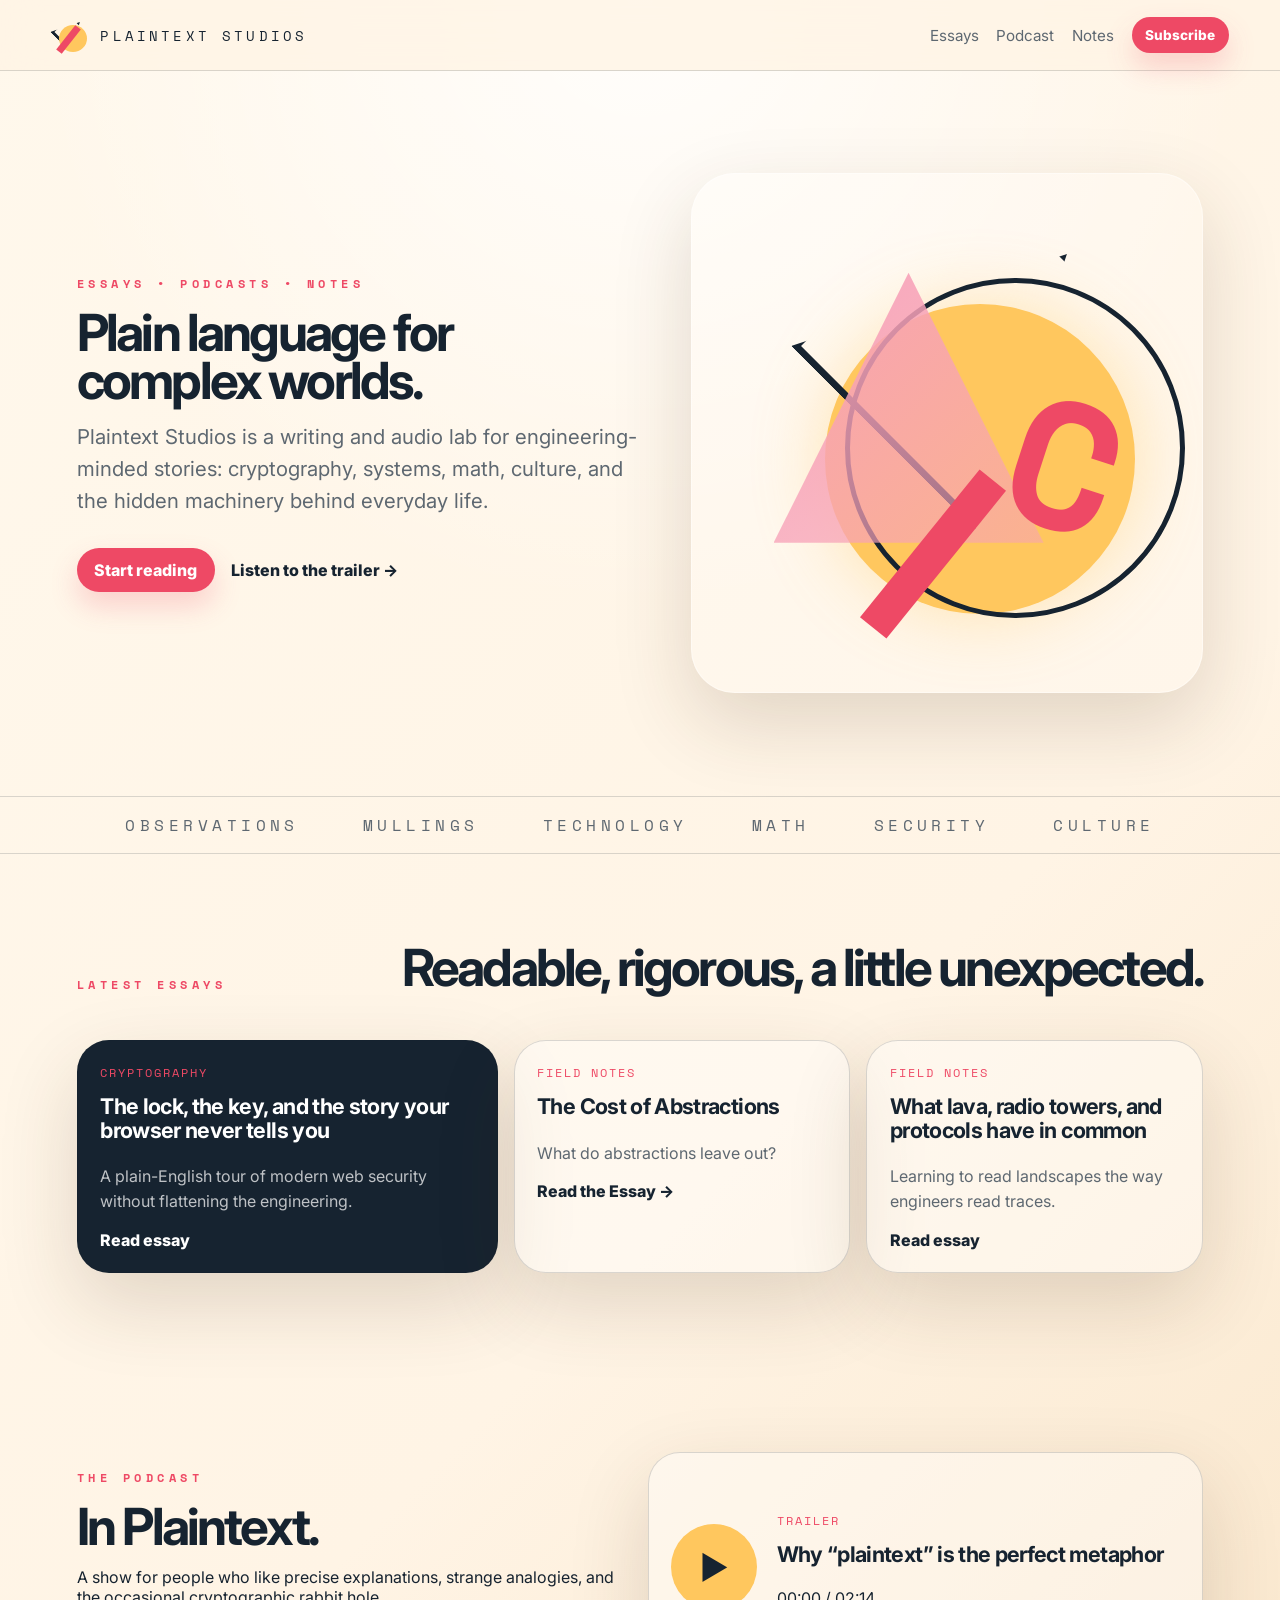
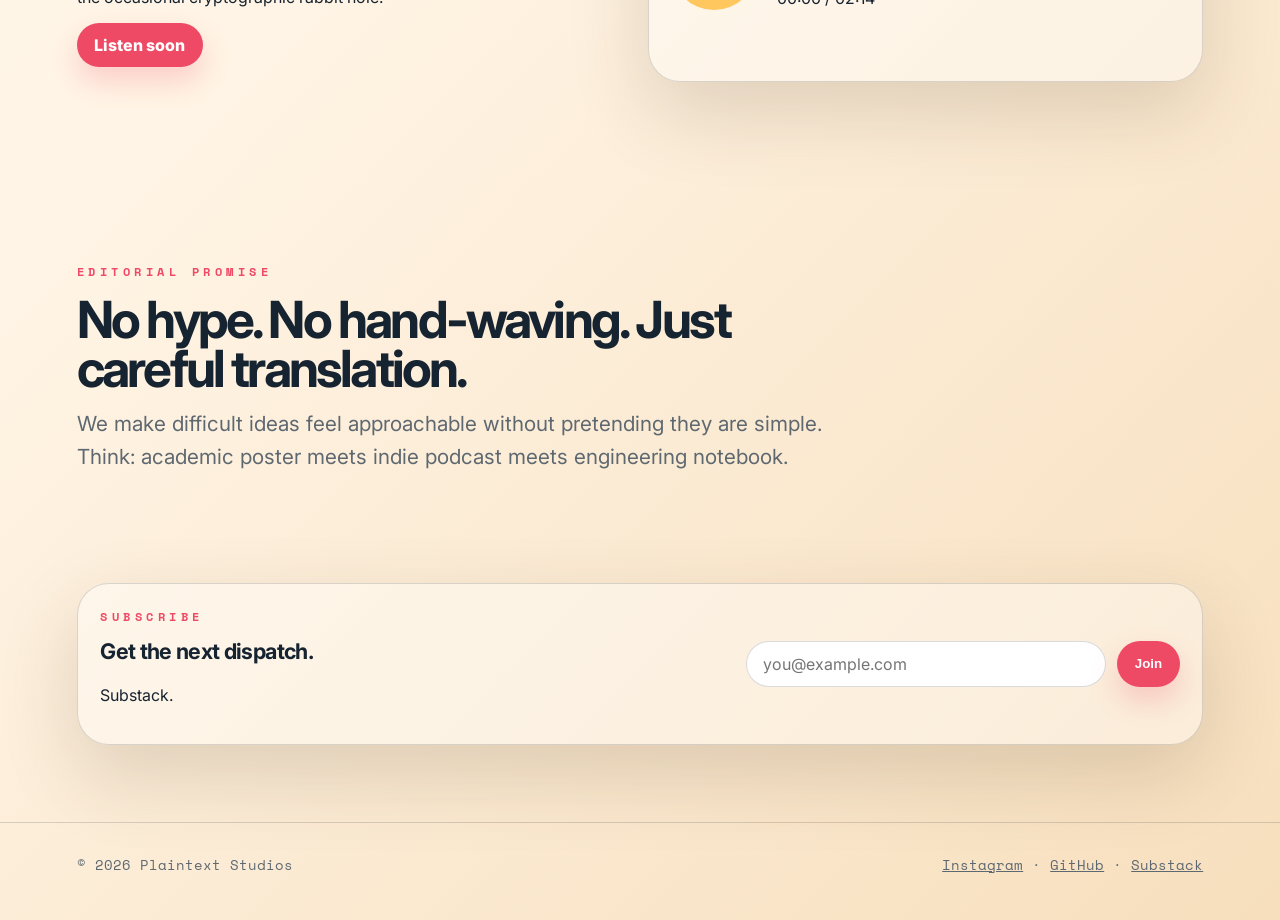
<file: index.html>
<!doctype html>
<html lang="en">
<head>
  <meta charset="utf-8" />
  <meta name="viewport" content="width=device-width, initial-scale=1" />
  <title>Plaintext Studios — Essays, podcasts, and notes</title>
  <meta name="description" content="Plaintext Studios turns complex ideas into essays, podcasts, and field notes for curious engineers and thoughtful readers." />
  <link rel="stylesheet" href="styles.css" />
</head>
<body>
  <header class="site-header">
    <a class="brand" href="#">
      <span class="brand-mark" aria-hidden="true">
        <span class="tri"></span><span class="sun"></span><span class="slash"></span><span class="arc"></span>
      </span>
      <span>Plaintext Studios</span>
    </a>
    <nav>
      <a href="#essays">Essays</a>
      <a href="#podcast">Podcast</a>
      <a href="#notes">Notes</a>
      <a class="button small" href="#subscribe">Subscribe</a>
    </nav>
  </header>

  <main>
    <section class="hero">
      <div class="hero-copy">
        <p class="eyebrow">essays • podcasts • Notes</p>
        <h2>Plain language for complex worlds.</h2>
        <p class="lede">
          Plaintext Studios is a writing and audio lab for engineering-minded stories:
          cryptography, systems, math, culture, and the hidden machinery behind everyday life.
        </p>
        <div class="hero-actions">
          <a class="button" href="#subscribe">Start reading</a>
          <a class="text-link" href="#podcast">Listen to the trailer →</a>
        </div>
      </div>

      <div class="hero-art" aria-label="Abstract geometric artwork inspired by the Plaintext Studios logo">
        <div class="orb"></div>
        <div class="outline-circle"></div>
        <div class="outline-triangle"></div>
        <div class="pink-triangle"></div>
        <div class="bar"></div>
        <div class="curve">C</div>
      </div>
    </section>

    <section class="ticker" aria-label="Brand topics">
      <span>Observations</span><span>Mullings</span><span>Technology</span><span>Math</span><span>Security</span><span>Culture</span>
    </section>

    <section id="essays" class="section">
      <div class="section-heading">
        <p class="eyebrow">Latest essays</p>
        <h2>Readable, rigorous, a little unexpected.</h2>
      </div>
      <div class="cards">
        <article class="card featured">
          <p class="tag">Cryptography</p>
          <h3>The lock, the key, and the story your browser never tells you</h3>
          <p>A plain-English tour of modern web security without flattening the engineering.</p>
          <a href="#">Read essay</a>
        </article>
  <article class="card">
          <p class="tag">field notes</p>
          <h3>The Cost of Abstractions</h3>
          <p>What do abstractions leave out?</p>
 <a class="essay-link" href="abstractions.html">Read the Essay →</a>        </article>
        <article class="card">
          <p class="tag">Field notes</p>
          <h3>What lava, radio towers, and protocols have in common</h3>
          <p>Learning to read landscapes the way engineers read traces.</p>
          <a href="#">Read essay</a>
        </article>
      </div>
    </section>

    <section id="podcast" class="section split">
      <div>
        <p class="eyebrow">The podcast</p>
        <h2>In Plaintext.</h2>
        <p>
          A show for people who like precise explanations, strange analogies, and the occasional cryptographic rabbit hole.
        </p>
        <a class="button" href="#">Listen soon</a>
      </div>
      <div class="player-card">
        <div class="play">▶</div>
        <div>
          <p class="tag">Trailer</p>
          <h3>Why “plaintext” is the perfect metaphor</h3>
          <p>00:00 / 02:14</p>
        </div>
      </div>
    </section>

    <section id="notes" class="section manifesto">
      <p class="eyebrow">Editorial promise</p>
      <h2>No hype. No hand-waving. Just careful translation.</h2>
      <p>
        We make difficult ideas feel approachable without pretending they are simple.
        Think: academic poster meets indie podcast meets engineering notebook.
      </p>
    </section>

    <section id="subscribe" class="section subscribe">
      <div>
        <p class="eyebrow">Subscribe</p>
        <h3>Get the next dispatch.</h3>
        <p>Substack.</p>
      </div>
      <form onsubmit="event.preventDefault(); alert('Hook this form to your newsletter provider.');">
        <input type="email" placeholder="you@example.com" aria-label="Email address" required />
        <button class="button" type="submit">Join</button>
      </form>
    </section>
  </main>

  <footer>
    <p>© <span id="year"></span> Plaintext Studios</p>
    <p><a href="#">Instagram</a> · <a href="#">GitHub</a> · <a href="#">Substack</a></p>
  </footer>

  <script src="script.js"></script>
</body>
</html>
</file>
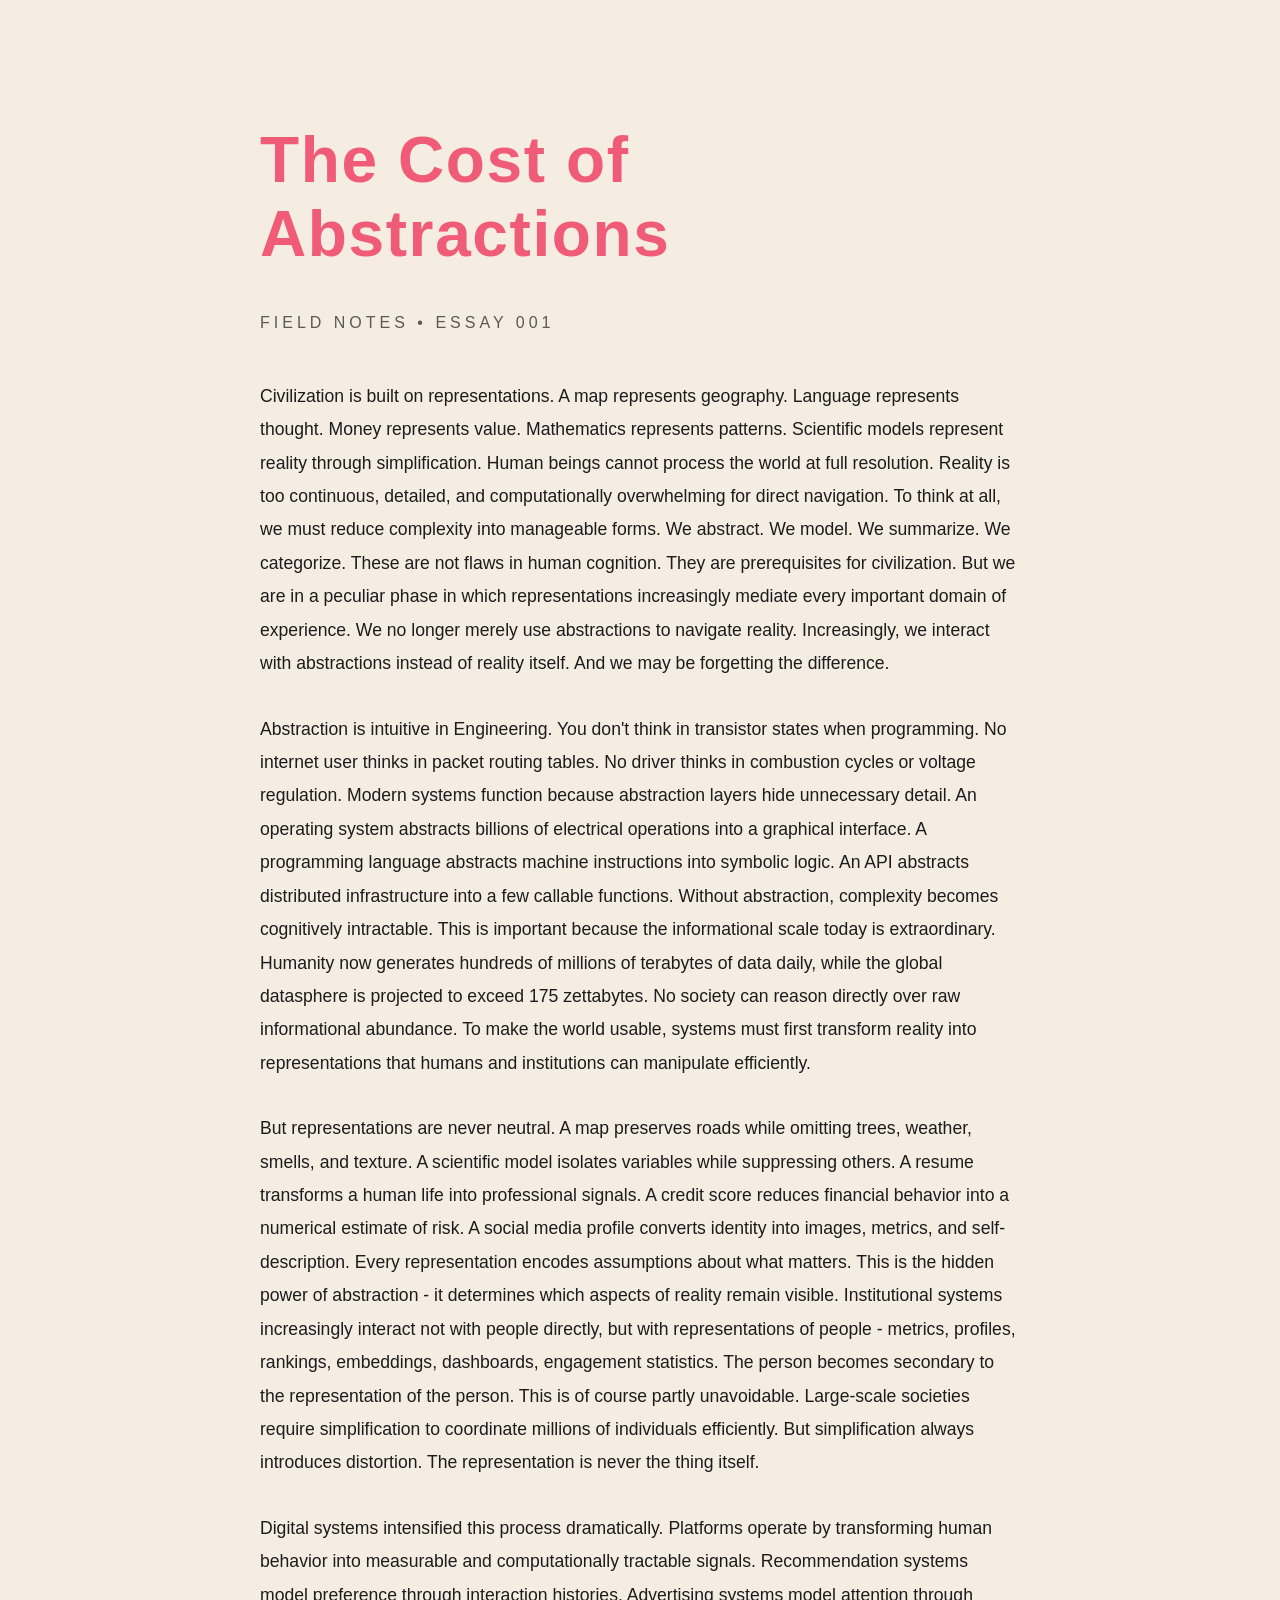
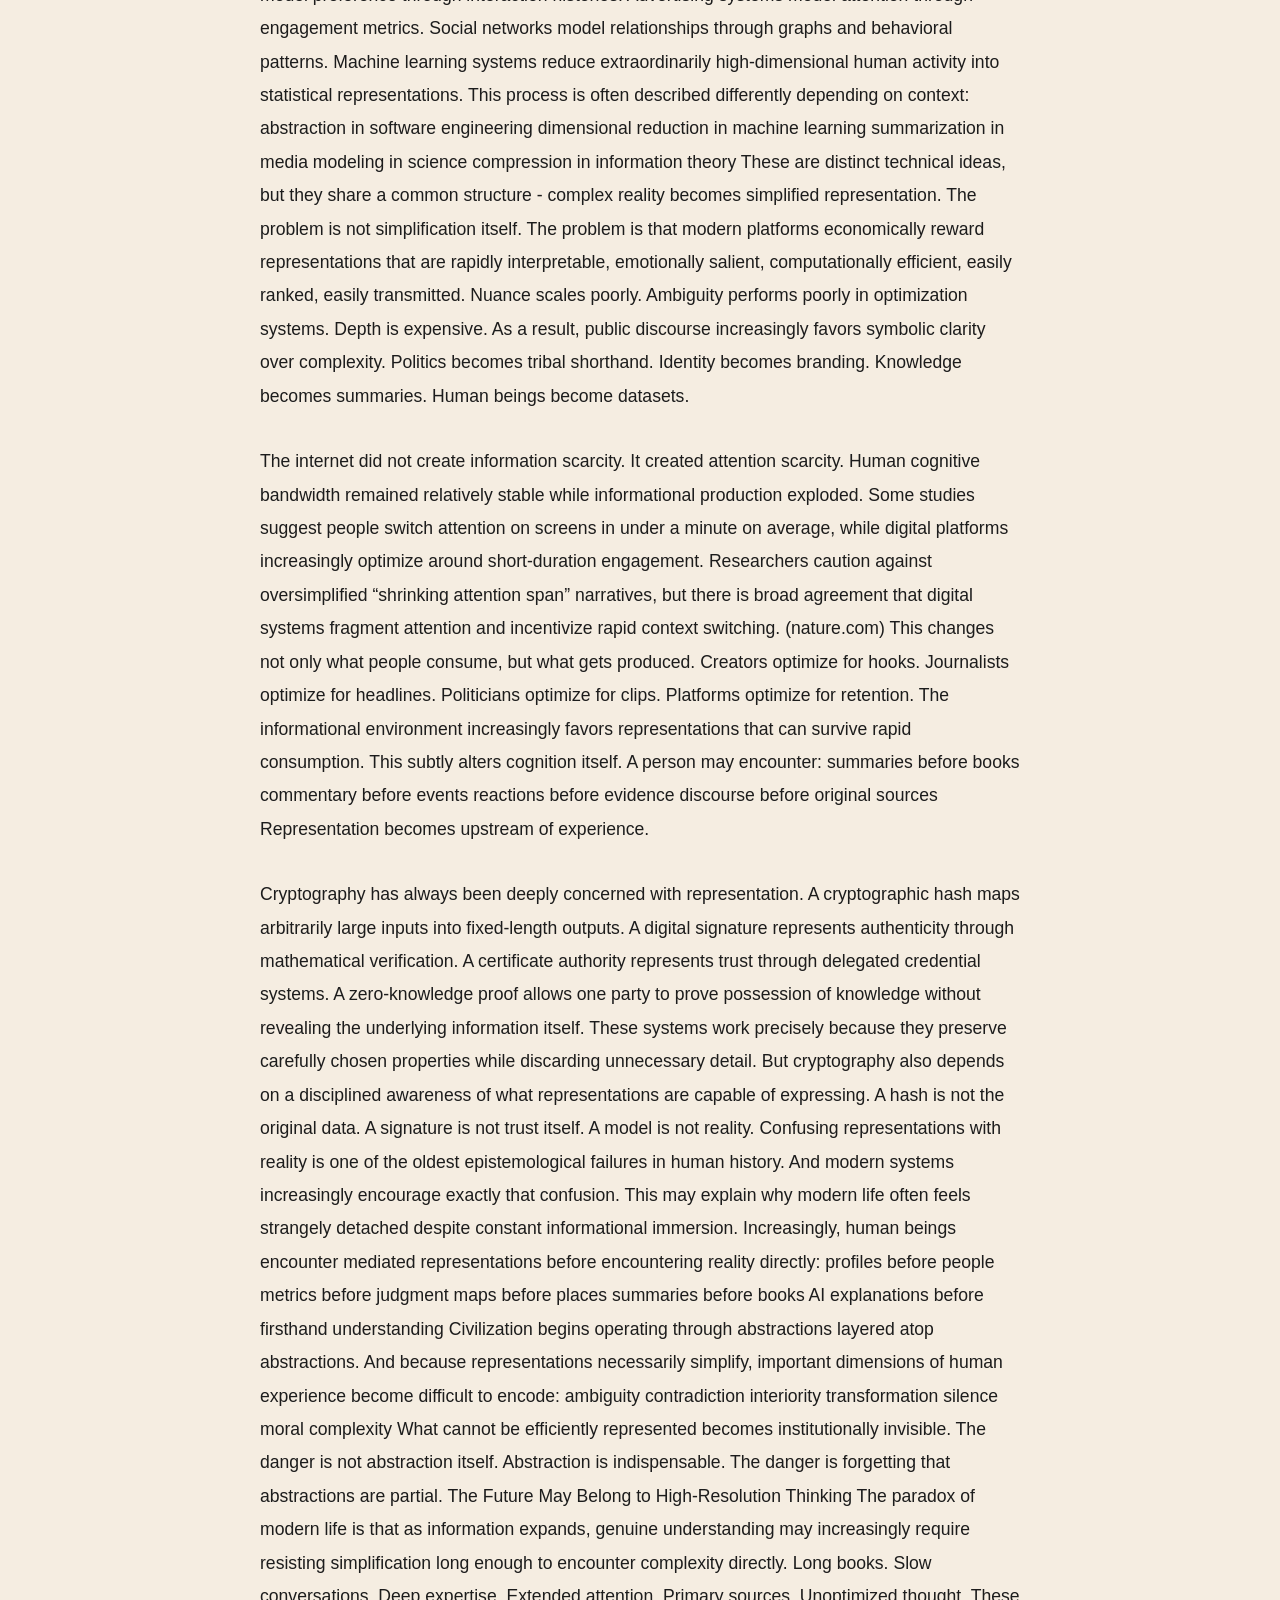
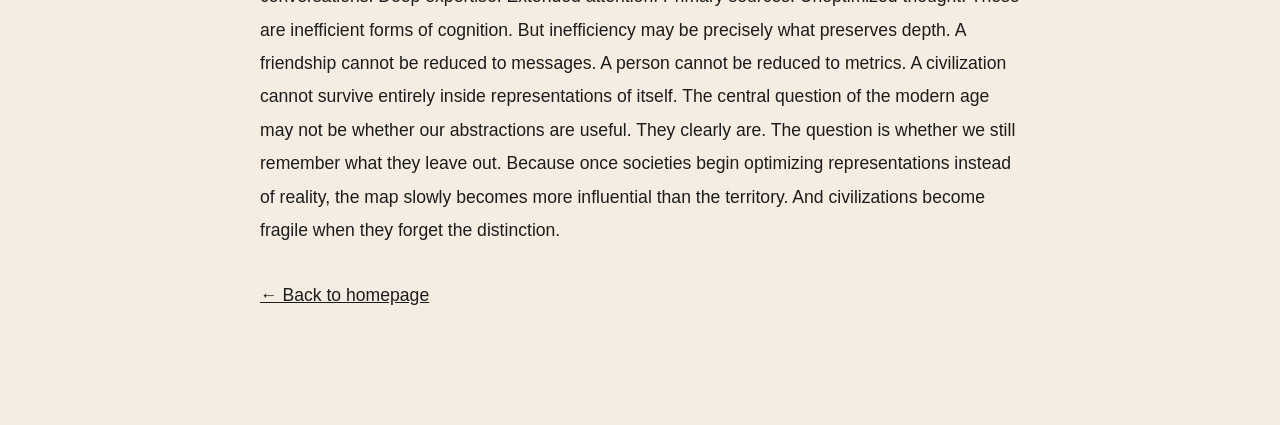
<file: abstractions.html>
<!DOCTYPE html>
<html lang="en">
<head>
<meta charset="UTF-8">
<meta name="viewport" content="width=device-width, initial-scale=1.0">
<title>The Cost of Abstractions</title>
<style>
body {
  background: #f5ede1;
  color: #1c1c1c;
  font-family: Helvetica, Arial, sans-serif;
  margin: 0;
}
.container {
  max-width: 760px;
  margin: 0 auto;
  padding: 5rem 2rem;
}
h1 {
  color: #f05b78;
  font-size: 4rem;
  letter-spacing: 0.1rem;
}
.meta {
  letter-spacing: 0.25rem;
  text-transform: uppercase;
  opacity: 0.7;
  margin-bottom: 3rem;
}
p {
  line-height: 1.9;
  margin-bottom: 2rem;
  font-size: 1.1rem;
}
a {
  color: inherit;
}
</style>
</head>
<body>
<div class="container">
<h1>The Cost of Abstractions</h1>
<div class="meta">Field Notes • Essay 001</div>

<p>
Civilization is built on representations.
A map represents geography.
Language represents thought.
Money represents value.
Mathematics represents patterns.
Scientific models represent reality through simplification.
Human beings cannot process the world at full resolution. Reality is too continuous, detailed, and computationally overwhelming for direct navigation. To think at all, we must reduce complexity into manageable forms.
We abstract.
We model.
We summarize.
We categorize.
These are not flaws in human cognition.
They are prerequisites for civilization.
But we are in a peculiar phase in which representations increasingly mediate every important domain of experience. We no longer merely use abstractions to navigate reality. Increasingly, we interact with abstractions instead of reality itself.
And we may be forgetting the difference.
</p>

<p>
Abstraction is intuitive in Engineering.
You don't think in transistor states when programming.
No internet user thinks in packet routing tables.
No driver thinks in combustion cycles or voltage regulation.
Modern systems function because abstraction layers hide unnecessary detail.
An operating system abstracts billions of electrical operations into a graphical interface.
A programming language abstracts machine instructions into symbolic logic.
An API abstracts distributed infrastructure into a few callable functions.
Without abstraction, complexity becomes cognitively intractable.
This is important because the informational scale today is extraordinary. Humanity now generates hundreds of millions of terabytes of data daily, while the global datasphere is projected to exceed 175 zettabytes.
No society can reason directly over raw informational abundance.
To make the world usable, systems must first transform reality into representations that humans and institutions can manipulate efficiently.
</p>

<p>
But representations are never neutral.
A map preserves roads while omitting trees, weather, smells, and texture.
A scientific model isolates variables while suppressing others.
A resume transforms a human life into professional signals.
A credit score reduces financial behavior into a numerical estimate of risk.
A social media profile converts identity into images, metrics, and self-description.
Every representation encodes assumptions about what matters.
This is the hidden power of abstraction - 
it determines which aspects of reality remain visible.
Institutional systems increasingly interact not with people directly, but with representations of people - 
metrics,
profiles,
rankings,
embeddings,
dashboards,
engagement statistics.
The person becomes secondary to the representation of the person.
This is of course partly unavoidable. Large-scale societies require simplification to coordinate millions of individuals efficiently.
But simplification always introduces distortion.
The representation is never the thing itself.
</p>

<p>
Digital systems intensified this process dramatically.
Platforms operate by transforming human behavior into measurable and computationally tractable signals.
Recommendation systems model preference through interaction histories.
Advertising systems model attention through engagement metrics.
Social networks model relationships through graphs and behavioral patterns.
Machine learning systems reduce extraordinarily high-dimensional human activity into statistical representations.
This process is often described differently depending on context:
abstraction in software engineering
dimensional reduction in machine learning
summarization in media
modeling in science
compression in information theory
These are distinct technical ideas, but they share a common structure -
complex reality becomes simplified representation.
The problem is not simplification itself.
The problem is that modern platforms economically reward representations that are
rapidly interpretable,
emotionally salient,
computationally efficient,
easily ranked,
easily transmitted.
Nuance scales poorly.
Ambiguity performs poorly in optimization systems.
Depth is expensive.
As a result, public discourse increasingly favors symbolic clarity over complexity.
Politics becomes tribal shorthand.
Identity becomes branding.
Knowledge becomes summaries.
Human beings become datasets.
</p>
<p>The internet did not create information scarcity.
It created attention scarcity.
Human cognitive bandwidth remained relatively stable while informational production exploded.
Some studies suggest people switch attention on screens in under a minute on average, while digital platforms increasingly optimize around short-duration engagement. Researchers caution against oversimplified “shrinking attention span” narratives, but there is broad agreement that digital systems fragment attention and incentivize rapid context switching. (nature.com)
This changes not only what people consume, but what gets produced.
Creators optimize for hooks.
Journalists optimize for headlines.
Politicians optimize for clips.
Platforms optimize for retention.
The informational environment increasingly favors representations that can survive rapid consumption.
This subtly alters cognition itself.
A person may encounter:
summaries before books
commentary before events
reactions before evidence
discourse before original sources
Representation becomes upstream of experience. </p>  
<p> Cryptography has always been deeply concerned with representation.
A cryptographic hash maps arbitrarily large inputs into fixed-length outputs.
A digital signature represents authenticity through mathematical verification.
A certificate authority represents trust through delegated credential systems.
A zero-knowledge proof allows one party to prove possession of knowledge without revealing the underlying information itself.
These systems work precisely because they preserve carefully chosen properties while discarding unnecessary detail.
But cryptography also depends on a disciplined awareness of what representations are capable of expressing.
A hash is not the original data.
A signature is not trust itself.
A model is not reality.
Confusing representations with reality is one of the oldest epistemological failures in human history.
And modern systems increasingly encourage exactly that confusion.

This may explain why modern life often feels strangely detached despite constant informational immersion.
Increasingly, human beings encounter mediated representations before encountering reality directly:
profiles before people
metrics before judgment
maps before places
summaries before books
AI explanations before firsthand understanding
Civilization begins operating through abstractions layered atop abstractions.
And because representations necessarily simplify, important dimensions of human experience become difficult to encode:
ambiguity
contradiction
interiority
transformation
silence
moral complexity
What cannot be efficiently represented becomes institutionally invisible.
The danger is not abstraction itself.
Abstraction is indispensable.
The danger is forgetting that abstractions are partial.
The Future May Belong to High-Resolution Thinking
The paradox of modern life is that as information expands, genuine understanding may increasingly require resisting simplification long enough to encounter complexity directly.
Long books.
Slow conversations.
Deep expertise.
Extended attention.
Primary sources.
Unoptimized thought.
These are inefficient forms of cognition.
But inefficiency may be precisely what preserves depth.
A friendship cannot be reduced to messages.
A person cannot be reduced to metrics.
A civilization cannot survive entirely inside representations of itself.
The central question of the modern age may not be whether our abstractions are useful.
They clearly are.
The question is whether we still remember what they leave out.
Because once societies begin optimizing representations instead of reality, the map slowly becomes more influential than the territory.
And civilizations become fragile when they forget the distinction.</p>

<p><a href="index.html">← Back to homepage</a></p>
</div>
</body>
</html>
</file>
<file: styles.css>
@import url('https://fonts.googleapis.com/css2?family=Inter:wght@400;500;700;800&family=Space+Mono:wght@400;700&display=swap');

:root{
  --ink:#162330;
  --muted:#5e6871;
  --paper:#fff4e5;
  --paper-deep:#f8dfbc;
  --pink:#ee4965;
  --pink-soft:#f7a1b8;
  --gold:#ffc75e;
  --line:rgba(22,35,48,.16);
  --shadow: 0 30px 80px rgba(68, 42, 20, .16);
}

*{box-sizing:border-box}
html{scroll-behavior:smooth}
body{
  margin:0;
  color:var(--ink);
  background:
    radial-gradient(circle at 50% 0%, rgba(255,255,255,.85), transparent 38rem),
    linear-gradient(135deg, #fff8ec 0%, var(--paper) 50%, #f7dfbd 100%);
  font-family:Inter, system-ui, -apple-system, BlinkMacSystemFont, sans-serif;
}

a{color:inherit}
.site-header{
  position:sticky; top:0; z-index:10;
  display:flex; align-items:center; justify-content:space-between;
  padding:1rem clamp(1rem, 4vw, 4rem);
  background:rgba(255,244,229,.78);
  backdrop-filter: blur(18px);
  border-bottom:1px solid var(--line);
}
.brand{display:flex;align-items:center;gap:.7rem;text-decoration:none;text-transform:uppercase;letter-spacing:.22em;font-family:"Space Mono", monospace;font-size:.9rem}
.brand-mark{position:relative;width:38px;height:38px;display:inline-block}
.brand-mark .sun{position:absolute;inset:9px 2px 2px 8px;border-radius:50%;background:var(--gold)}
.brand-mark .tri{position:absolute;left:5px;top:2px;width:28px;height:28px;border:3px solid var(--ink);transform:rotate(45deg);clip-path:polygon(50% 0, 100% 100%, 0 100%)}
.brand-mark .slash{position:absolute;width:7px;height:31px;background:var(--pink);left:14px;top:8px;transform:rotate(38deg)}
.brand-mark .arc{position:absolute;right:0;bottom:1px;font-family:"Space Mono";font-weight:700;color:var(--pink);font-size:26px;line-height:1}
nav{display:flex;gap:1.1rem;align-items:center;font-size:.95rem}
nav a{text-decoration:none;color:var(--muted)}
.button{
  display:inline-flex;align-items:center;justify-content:center;
  min-height:44px;padding:.75rem 1.1rem;border-radius:999px;
  background:var(--pink);color:white;text-decoration:none;border:0;font-weight:800;
  box-shadow:0 14px 28px rgba(238,73,101,.22);cursor:pointer;
}
.button.small{min-height:36px;padding:.55rem .85rem;font-size:.85rem}
.text-link{font-weight:800;text-decoration:none}
.hero{
  min-height:78vh;display:grid;grid-template-columns:1.05fr .95fr;gap:3rem;
  align-items:center;padding:clamp(3rem,8vw,7rem) clamp(1rem,6vw,6rem);
}
.eyebrow{
  margin:0 0 .9rem;text-transform:uppercase;letter-spacing:.36em;
  font-family:"Space Mono", monospace;color:var(--pink);font-size:.78rem;font-weight:700;
}
h1,h2,h3,p{margin-top:0}
h1{font-size:clamp(3.4rem, 8vw, 8.4rem);letter-spacing:-.07em;line-height:.86;margin-bottom:1.2rem}
h2{font-size:clamp(2rem,4vw,4.2rem);letter-spacing:-.055em;line-height:.95;margin-bottom:1rem}
h3{font-size:1.35rem;letter-spacing:-.03em;line-height:1.1}
.lede{font-size:clamp(1.1rem,1.6vw,1.45rem);line-height:1.55;color:var(--muted);max-width:45rem}
.hero-actions{display:flex;gap:1rem;align-items:center;flex-wrap:wrap;margin-top:2rem}
.hero-art{
  position:relative;min-height:520px;border-radius:44px;background:rgba(255,255,255,.22);
  box-shadow:var(--shadow);overflow:hidden;border:1px solid rgba(255,255,255,.4);
}
.orb{position:absolute;width:310px;height:310px;border-radius:50%;background:var(--gold);left:26%;top:25%;box-shadow:0 0 70px rgba(255,199,94,.42)}
.outline-circle{position:absolute;width:340px;height:340px;border:5px solid var(--ink);border-radius:50%;left:30%;top:20%}
.outline-triangle{position:absolute;width:260px;height:260px;border:7px solid var(--ink);transform:rotate(45deg);left:30%;top:8%;clip-path:polygon(50% 0,100% 100%,0 100%)}
.pink-triangle{position:absolute;width:270px;height:270px;background:linear-gradient(135deg,var(--pink-soft),rgba(247,161,184,.55));left:16%;top:19%;clip-path:polygon(50% 0,100% 100%,0 100%)}
.bar{position:absolute;width:34px;height:190px;background:var(--pink);left:44%;top:55%;transform:rotate(39deg)}
.curve{position:absolute;color:var(--pink);font:800 180px/1 "Space Mono";right:16%;top:38%;transform:rotate(18deg)}
.ticker{
  border-block:1px solid var(--line);padding:1rem;display:flex;justify-content:center;gap:clamp(1rem,5vw,4rem);
  font-family:"Space Mono";letter-spacing:.28em;text-transform:uppercase;color:var(--muted);overflow:hidden;
}
.section{padding:clamp(3.5rem,7vw,6rem) clamp(1rem,6vw,6rem)}
.section-heading{display:flex;justify-content:space-between;gap:2rem;align-items:end;margin-bottom:2rem}
.cards{display:grid;grid-template-columns:1.25fr 1fr 1fr;gap:1rem}
.card,.player-card,.subscribe{
  border:1px solid var(--line);border-radius:32px;padding:1.4rem;background:rgba(255,255,255,.38);box-shadow:var(--shadow);
}
.card.featured{background:var(--ink);color:white}
.card p{color:var(--muted);line-height:1.55}
.card.featured p{color:rgba(255,255,255,.72)}
.tag{font-family:"Space Mono";font-size:.78rem;text-transform:uppercase;letter-spacing:.16em;color:var(--pink)!important}
.card a{font-weight:800;text-decoration:none}
.split{display:grid;grid-template-columns:1fr 1fr;gap:1rem;align-items:center}
.player-card{display:flex;align-items:center;gap:1.2rem;min-height:230px}
.play{width:86px;height:86px;border-radius:50%;display:grid;place-items:center;background:var(--gold);font-size:2rem}
.manifesto{max-width:920px}
.manifesto p:last-child{font-size:1.3rem;line-height:1.55;color:var(--muted)}
.subscribe{display:flex;justify-content:space-between;gap:2rem;align-items:center;margin:0 clamp(1rem,6vw,6rem) clamp(3rem,6vw,5rem)}
form{display:flex;gap:.7rem;flex-wrap:wrap}
input{min-height:46px;border:1px solid var(--line);border-radius:999px;background:white;padding:0 1rem;font:inherit;min-width:min(360px,80vw)}
footer{padding:2rem clamp(1rem,6vw,6rem);display:flex;justify-content:space-between;color:var(--muted);font-family:"Space Mono";font-size:.86rem;border-top:1px solid var(--line)}

@media (max-width: 850px){
  .site-header, footer{align-items:flex-start;gap:1rem;flex-direction:column}
  nav{flex-wrap:wrap}
  .hero,.split{grid-template-columns:1fr}
  .hero-art{min-height:420px}
  .cards{grid-template-columns:1fr}
  .section-heading,.subscribe{display:block}
}
</file>
